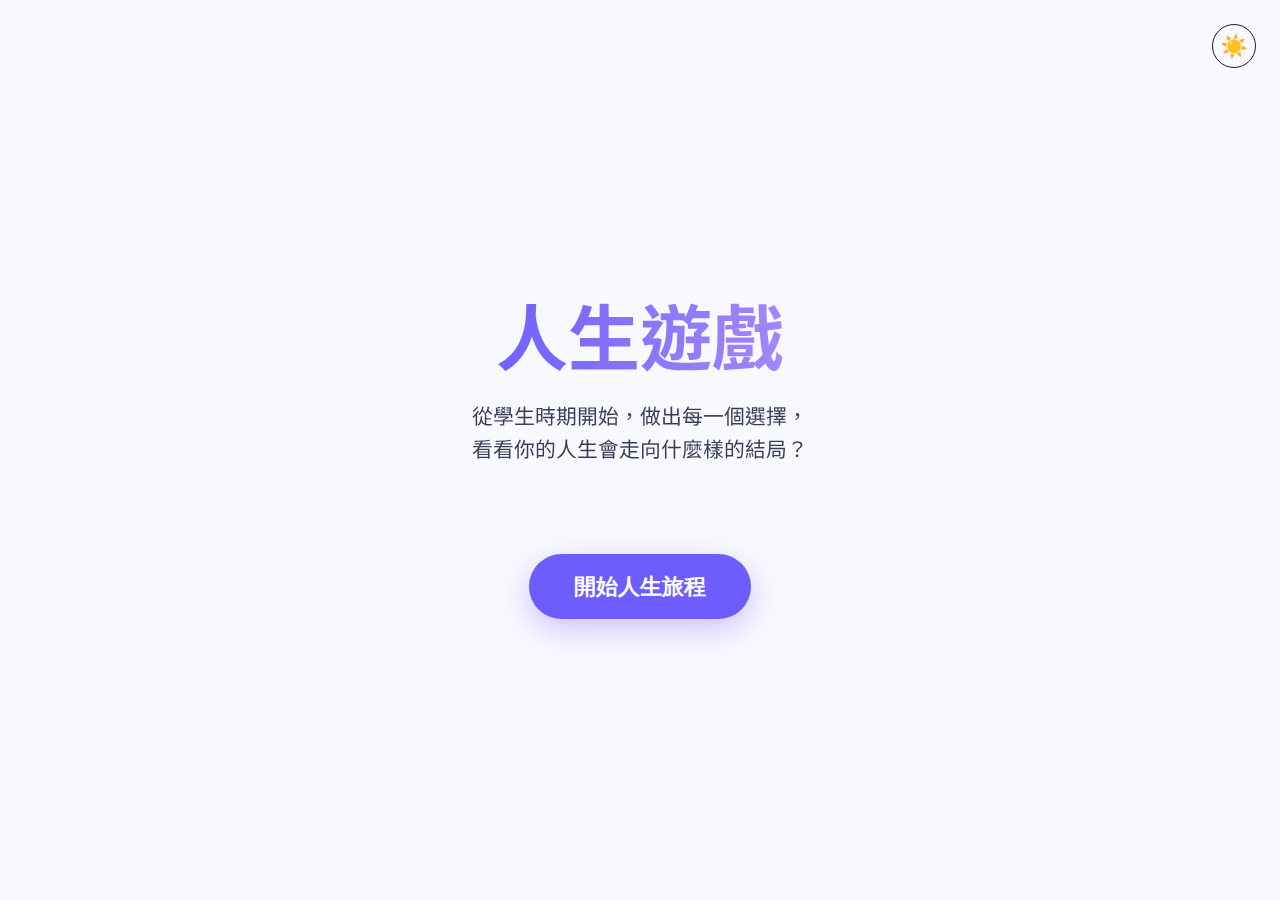
<file: index.HTML>
<!DOCTYPE html>
<html lang="zh-Hant">
<head>
  <meta charset="UTF-8" />
  <meta name="viewport" content="width=device-width, initial-scale=1.0"/>
  <title>人生遊戲 - 開始你的旅程</title>
  <link rel="preconnect" href="https://fonts.googleapis.com">
  <link rel="preconnect" href="https://fonts.gstatic.com" crossorigin>
  <link href="https://fonts.googleapis.com/css2?family=Noto+Sans+TC:wght@400;500;700&family=Poppins:wght@500;600&display=swap" rel="stylesheet">
  
  <style>
    :root {
      --bg: #0f0f17;
      --text: #e0e0ff;
      --accent: #7b5eff;
      --accent-dark: #5a3fff;
      --card: #1a1a2e;
    }

    [data-theme="light"] {
      --bg: #f8f9ff;
      --text: #1a1a3a;
      --accent: #6d5dfc;
      --accent-dark: #4a3ac7;
      --card: #ffffff;
    }

    * {
      margin: 0;
      padding: 0;
      box-sizing: border-box;
    }

    body {
      font-family: 'Noto Sans TC', system-ui, sans-serif;
      background: var(--bg);
      color: var(--text);
      min-height: 100vh;
      display: flex;
      flex-direction: column;
      align-items: center;
      justify-content: center;
      padding: 2rem;
      transition: background 0.4s ease, color 0.4s ease;
    }

    header {
      text-align: center;
      margin-bottom: 3rem;
    }

    h1 {
      font-size: clamp(2.5rem, 8vw, 4.5rem);
      font-weight: 700;
      background: linear-gradient(90deg, var(--accent), #a78bfa);
      -webkit-background-clip: text;
      -webkit-text-fill-color: transparent;
      margin-bottom: 0.8rem;
    }

    .subtitle {
      font-size: 1.3rem;
      opacity: 0.85;
      max-width: 540px;
      margin: 0 auto;
      line-height: 1.6;
    }

    .start-btn {
      display: inline-block;
      margin-top: 2.5rem;
      padding: 1rem 2.8rem;
      font-size: 1.35rem;
      font-weight: 600;
      color: white;
      background: var(--accent);
      border: none;
      border-radius: 50px;
      cursor: pointer;
      text-decoration: none;
      transition: all 0.3s ease;
      box-shadow: 0 10px 30px rgba(123, 94, 255, 0.35);
      font-family: 'Poppins', sans-serif;
    }

    .start-btn:hover {
      transform: translateY(-4px);
      background: var(--accent-dark);
      box-shadow: 0 16px 40px rgba(90, 63, 255, 0.5);
    }

    .start-btn:active {
      transform: translateY(-1px);
    }

    .theme-toggle {
      position: absolute;
      top: 1.5rem;
      right: 1.5rem;
      background: none;
      border: 1px solid var(--text);
      border-radius: 50%;
      width: 44px;
      height: 44px;
      cursor: pointer;
      display: flex;
      align-items: center;
      justify-content: center;
      font-size: 1.4rem;
      transition: all 0.3s;
    }

    .theme-toggle:hover {
      background: rgba(255,255,255,0.1);
    }

    footer {
      margin-top: auto;
      padding: 2rem 0;
      opacity: 0.6;
      font-size: 0.95rem;
    }

    @media (max-width: 600px) {
      h1 { font-size: 3rem; }
      .subtitle { font-size: 1.1rem; }
      .start-btn { font-size: 1.2rem; padding: 0.9rem 2.2rem; }
    }
  </style>
</head>
<body data-theme="dark">

  <button class="theme-toggle" id="themeBtn" aria-label="切換主題">🌙</button>

  <header>
    <h1>人生遊戲</h1>
    <p class="subtitle">
      從學生時期開始，做出每一個選擇，<br>
      看看你的人生會走向什麼樣的結局？
    </p>
  </header>

  <a href="student.html" class="start-btn">開始人生旅程</a>

  <script>
    const themeBtn = document.getElementById('themeBtn');
    const html = document.documentElement;

    // Check saved preference or system preference
    const savedTheme = localStorage.getItem('theme') ||
      (window.matchMedia('(prefers-color-scheme: dark)').matches ? 'dark' : 'light');

    html.setAttribute('data-theme', savedTheme);
    themeBtn.textContent = savedTheme === 'dark' ? '🌙' : '☀️';

    themeBtn.addEventListener('click', () => {
      const current = html.getAttribute('data-theme');
      const next = current === 'dark' ? 'light' : 'dark';
      
      html.setAttribute('data-theme', next);
      localStorage.setItem('theme', next);
      themeBtn.textContent = next === 'dark' ? '🌙' : '☀️';
    });
  </script>

</body>
</html>
</file>
